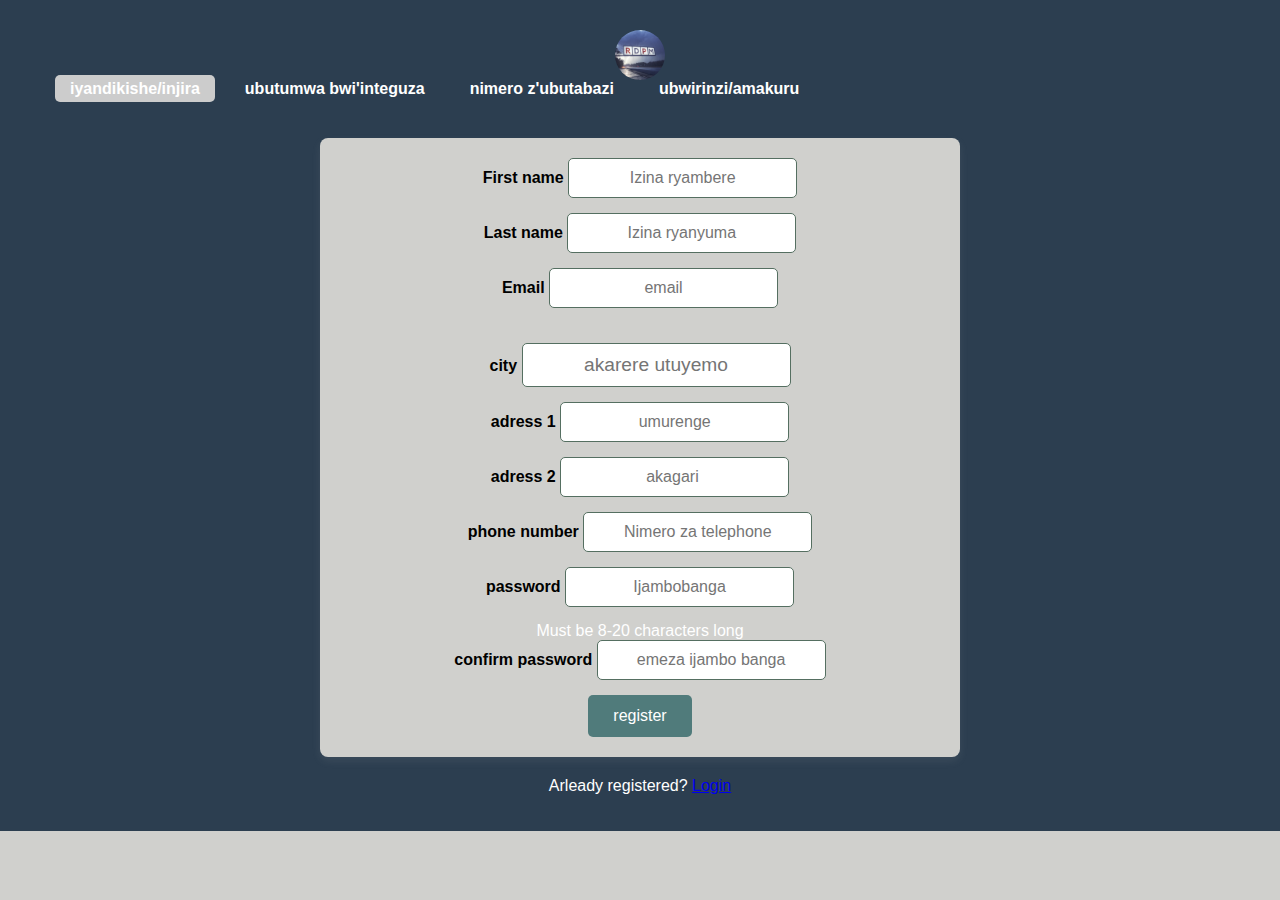
<file: index.html>
<html lang="en">

<head>
    <meta charset="UTF-8">
    <meta name="viewport" content="width=device-width, initial-scale=1.0">
    <title>Document</title>
    <link href="https://cdn.jsdelivr.net/npm/bootstrap@5.0.2/dist/css/bootstrap.min.css" rel="stylesheet"
        integrity="sha384-EVSTQN3/azprG1Anm3QDgpJLIm9Nao0Yz1ztcQTwFspd3yD65VohhpuuCOmLASjC" crossorigin="anonymous">
<link rel="stylesheet" href="css/index.css">
    </head>

<body>
    <header>
            <nav class="d-flex justify-content-between">
                <a href="index.html" title="Homepage">
                    <img src="images/logo1.jpg" class="logo" alt="RDPM" />
                </a>
                <ul class="nav justify-content-end">
                    <li class="nav-item">
                        <a class="nav-link disabled" href="/" title="Homepage">iyandikishe/injira</a>
                    </li>
                    <li class="nav-item">
                        <a class="nav-link active" href="disasterAlerts.html" title="About Carine">ubutumwa bwi'integuza</a>
                    </li>
                    <li class="nav-item">
                        <a class="nav-link active" href="emergencyContacts.html" title="Carine's work">nimero z'ubutabazi</a>
                    </li>
                    <li class="nav-item active">
                        <a class="nav-link active" href="safety.html" title="safety tips and newa">ubwirinzi/amakuru </a>
                    </li>
                </ul>
            </nav>
        <div>
            <form class="raw g-3" method="post" action="/api/register" id="form" onsubmit="event.preventDefault(); registration();">
                <div class="col-md-12">
                    <label for="name" class="form-label">First name</label>
                    <input type="text" id="first_name" class="form-control" name="first_name" placeholder="Izina ryambere"
                        required>
                </div>
                <div class="col-md-12">
                    <label for="name" class="form-label">Last name</label>
                    <input type="text" id="last_name" name="last_name" class="form-control" placeholder="Izina ryanyuma"
                        required>
                </div>
                <div class="col-md-12">
                    <label for="email" class="form-label">Email</label>
                    <input type="email" id="email" class="form-control" name="email" placeholder="email" required>
                </div>
                <div class="col-md-12">
                    <label for="location" class="form-label">city</label>
                    <input type="text" id="location" class="form-control" name="location" placeholder="akarere utuyemo" required>
                </div>
                <div class="col-md-12">
                    <label for="location1" class="form-label">adress 1</label>
                    <input type="text" id="location1" class="form-control" name="location1" placeholder="umurenge"
                        required>
                </div>
                <div class="col-md-12">
                    <label for="location2" class="form-label">adress 2</label>
                    <input type="text" id="location2" class="form-control" name="location2" placeholder="akagari "
                        required>
                </div>
                <div class="col-md-12">
                    <label for="Phonenumber" class="form-label">phone number</label>
                <input type="tel" id="Phonenumber" class="form-control" name="Phone_Number" placeholder="Nimero za telephone" required>

                </div>
                <div class="col-md-12">
                    <label for="password" class="form-label">password</label>
                    <input type="password" id="password" class="form-control" class="form-control" name="password"
                        placeholder="Ijambobanga" required>
                </div>
                <div class="col-md-12">
                    <span class="form-text">Must be 8-20 characters long</span>
                </div>
                <div class="col-md-12">
                    <label for="confirmPassword" class="form-label">confirm password</label>
                    <input type="text" id="confirmPassword" class="form-control" name="confirm_password" placeholder="emeza ijambo banga"
                        required>

                </div>
                <div class="col-md-12">
                    <input type="submit" class="btn btn-primary" value="register" onclick="registration()" id="registerBtn"> </div>
            </form>
        </div>
        <p>Arleady registered? <a href="login.html">Login</a></p>
    </header>
    <script src="registration.js"></script>
</body>

</html>
</file>
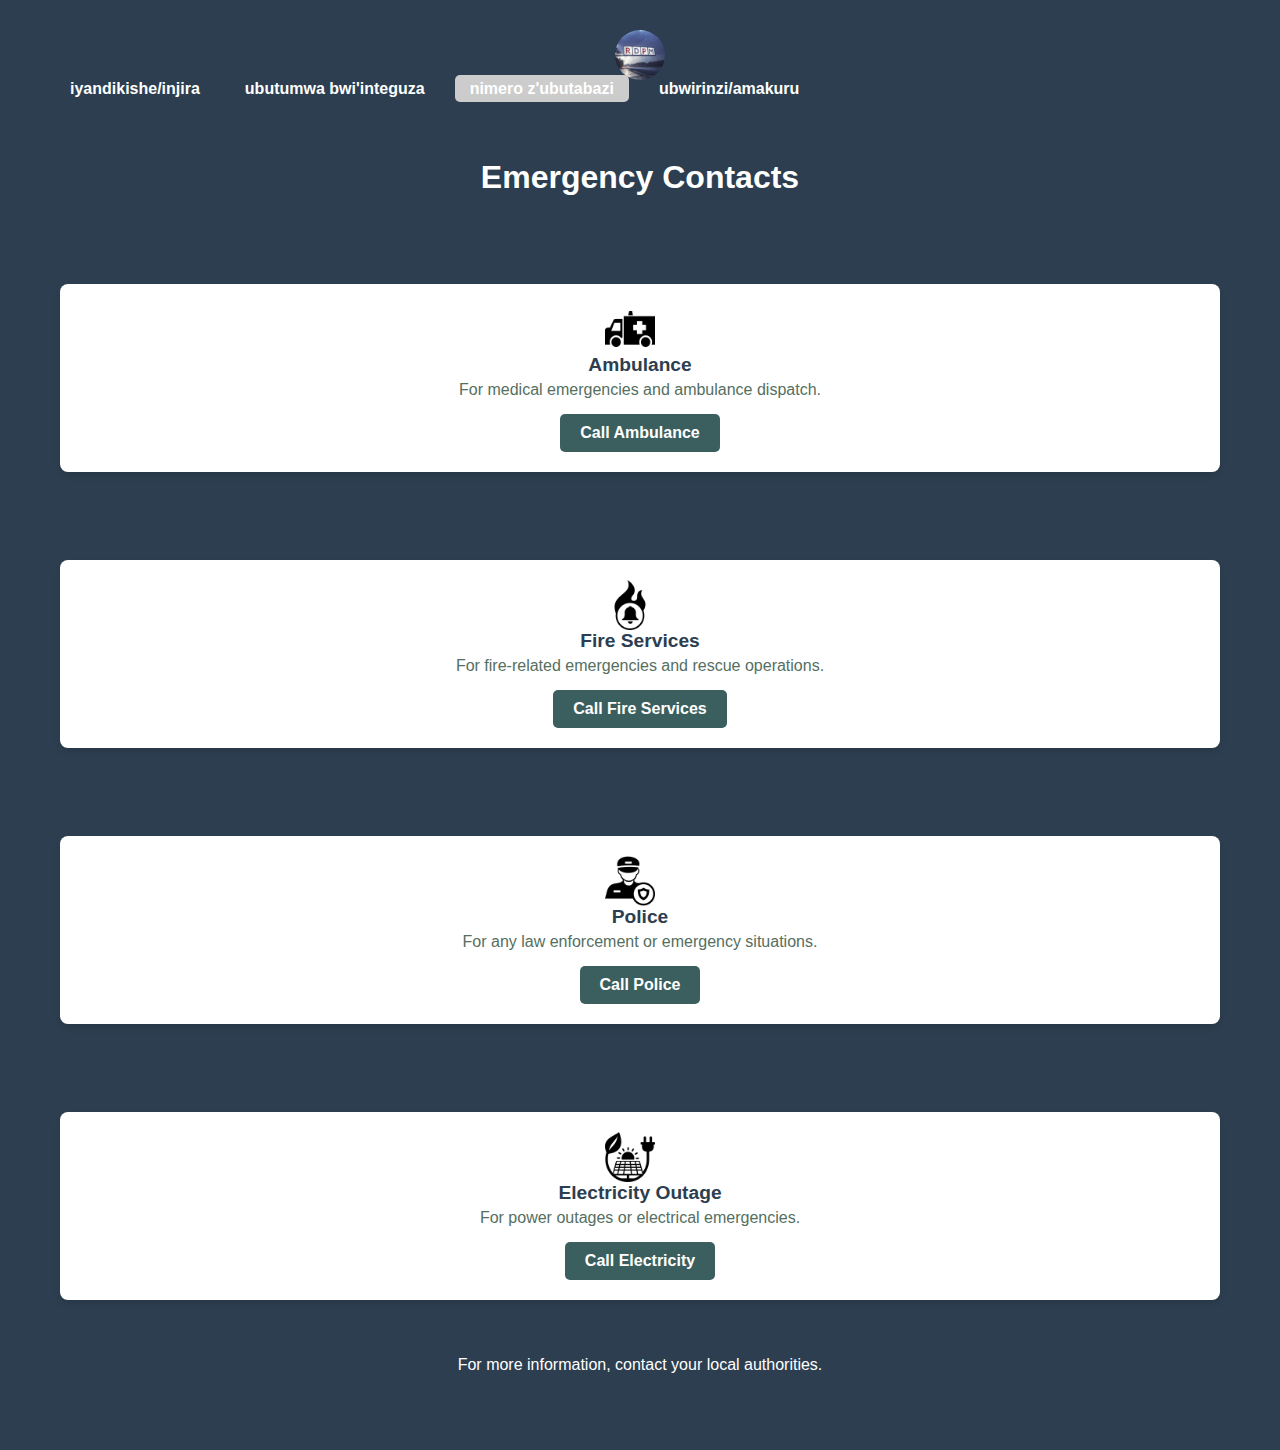
<file: emergencyContacts.html>
<!DOCTYPE html>
<html lang="en">

<head>
    <meta charset="UTF-8">
    <meta name="viewport" content="width=device-width, initial-scale=1.0">
    <title>Emergency Contacts</title>
    <link rel="stylesheet" href="css/index.css">
    <link href="https://cdn.jsdelivr.net/npm/bootstrap@5.0.2/dist/css/bootstrap.min.css" rel="stylesheet"
        integrity="sha384-EVSTQN3/azprG1Anm3QDgpJLIm9Nao0Yz1ztcQTwFspd3yD65VohhpuuCOmLASjC" crossorigin="anonymous">
</head>

<body >
    <header>
    <nav class="d-flex justify-content-between">
    <a href="emergencyContacts.html" title="Homepage">
        <img src="images/logo1.jpg" class="logo" alt="RDPM" />
    </a>
        <ul class="nav justify-content-end">
            <li class="nav-item">
                <a class="nav-link active" href="registration.html" title="registartion">iyandikishe/injira</a>
            </li>
            <li class="nav-item">
                <a class="nav-link active" href="disasterAlerts.html" title="weather data">ubutumwa bwi'integuza</a>
            </li>
            <li class="nav-item">
                <a class="nav-link disabled" href="/" title="emergencies">nimero z'ubutabazi</a>
            </li>
            <li class="nav-item">
                <a class="nav-link active" href="safety.html" title="safety ">ubwirinzi/amakuru </a>
            </li>
        </ul>
    </nav>
    <header>
        <h1>Emergency Contacts</h1>
       <!-- <p>Quick access to critical services during emergencies.</p>
    </header>

    <section class="search-bar">
        <input type="text" placeholder="Search emergency contacts..." id="search">
    </section>
    -->

    <section class="categories" >
        <h2>Medical Emergencies</h2>
        <div class="contact-card">
            <img src="images/ambulance-icon.png" alt="Medical Icon">
            <div class="contact-details">
                <h3>Ambulance</h3>
                <p>For medical emergencies and ambulance dispatch.</p>
                <a href="tel:112" class="contact-button">Call Ambulance</a>
            </div>
        </div>

        <h2>Fire & Rescue</h2>
        <div class="contact-card">
            <img src="images/fire-alarm-icon.png" alt="Fire Icon">
            <div class="contact-details">
                <h3>Fire Services</h3>
                <p>For fire-related emergencies and rescue operations.</p>
                <a href="tel:112" class="contact-button">Call Fire Services</a>
            </div>
        </div>

        <h2>Police</h2>
        <div class="contact-card">
            <img src="images/services-security-icon.png" alt="Police Icon">
            <div class="contact-details">
                <h3>Police</h3>
                <p>For any law enforcement or emergency situations.</p>
                <a href="tel:112" class="contact-button">Call Police</a>
            </div>
        </div>

        <h2>Utilities</h2>
        <div class="contact-card">
            <img src="images/renewable-energy-solar-icon.png" alt="Electricity Icon">
            <div class="contact-details">
                <h3>Electricity Outage</h3>
                <p>For power outages or electrical emergencies.</p>
                <a href="tel:0788387000" class="contact-button">Call Electricity</a>
            </div>
        </div>
    </section>

    <footer>
        <p>For more information, contact your local authorities.</p>
    </footer>
    </header>
</body>

</html>
</file>
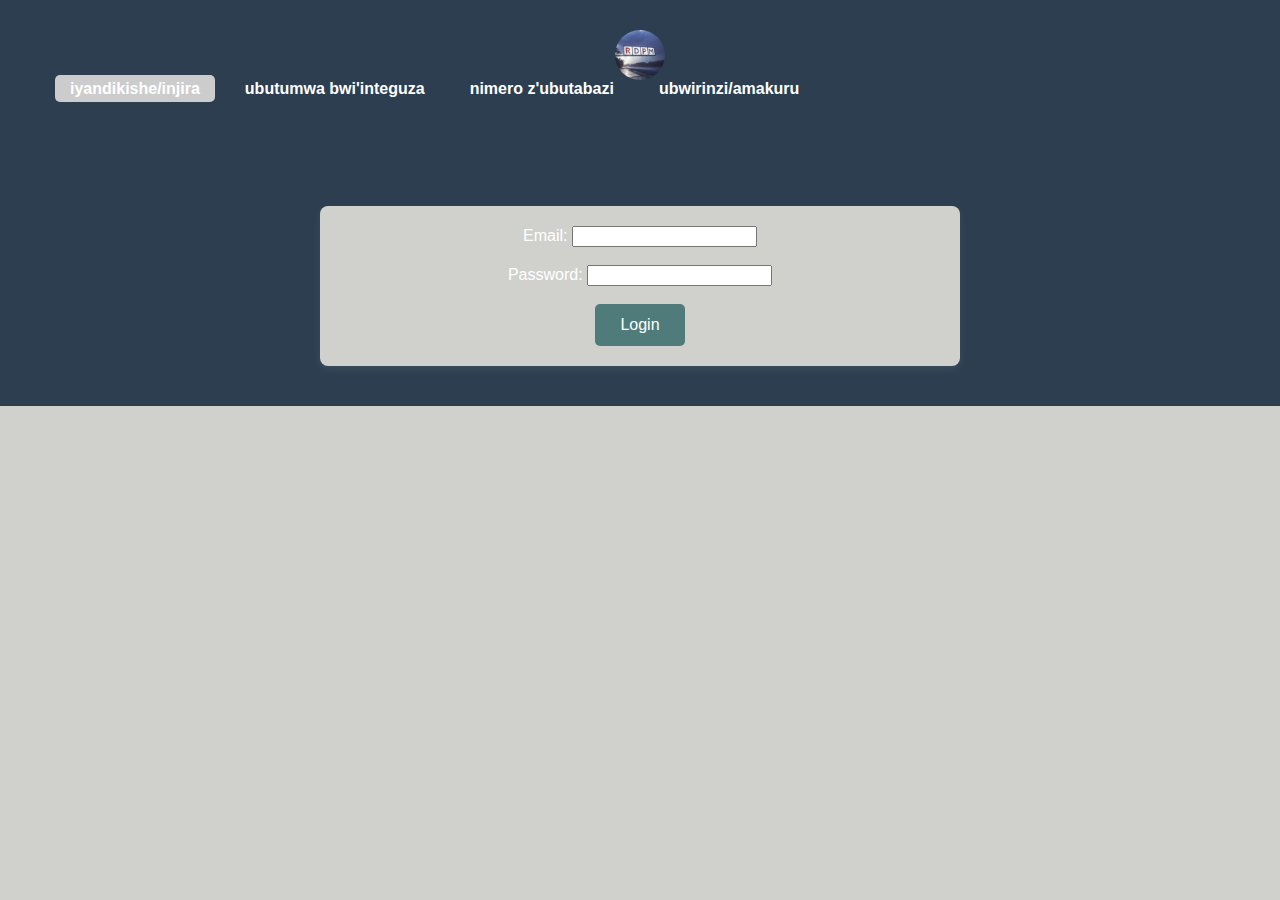
<file: login.html>
<!DOCTYPE html>
<html lang="en">
<head>
    <meta charset="UTF-8">
    <meta name="viewport" content="width=device-width, initial-scale=1.0">
    <title>Document</title>
    <link href="https://cdn.jsdelivr.net/npm/bootstrap@5.0.2/dist/css/bootstrap.min.css" rel="stylesheet"
        integrity="sha384-EVSTQN3/azprG1Anm3QDgpJLIm9Nao0Yz1ztcQTwFspd3yD65VohhpuuCOmLASjC" crossorigin="anonymous">
    <link rel="stylesheet" href="css/index.css">
</head>
<body>
    <header>
        <nav class="d-flex justify-content-between">
            <a href="registration.html" title="Homepage">
                <img src="images/logo1.jpg" class="logo" alt="RDPM" />
            </a>
            <ul class="nav justify-content-end">
                <li class="nav-item">
                    <a class="nav-link disabled" href="index.html" title="Homepage">iyandikishe/injira</a>
                </li>
                <li class="nav-item">
                    <a class="nav-link active" href="disasterAlerts.html" title="About Carine">ubutumwa bwi'integuza</a>
                </li>
                <li class="nav-item">
                    <a class="nav-link active" href="emergencyContacts.html" title="Carine's work">nimero z'ubutabazi</a>
                </li>
                <li class="nav-item active">
                    <a class="nav-link active" href="safety.html" title="safety tips and newa">ubwirinzi/amakuru </a>
                </li>
            </ul>
        </nav>
<h2>Login</h2>
<form onsubmit="event.preventDefault(); login();">
    <label for="email">Email:</label>
    <input type="email" id="email" name="email" required><br><br>

    <label for="password">Password:</label>
    <input type="password" id="password" name="password" required><br><br>

    <button type="submit" class="btn btn-primary" value="login" onclick="login()" id="loginBtn">Login</button>
</form>
</header>
<script src="registration.js"></script>
</body>
</html>
</file>
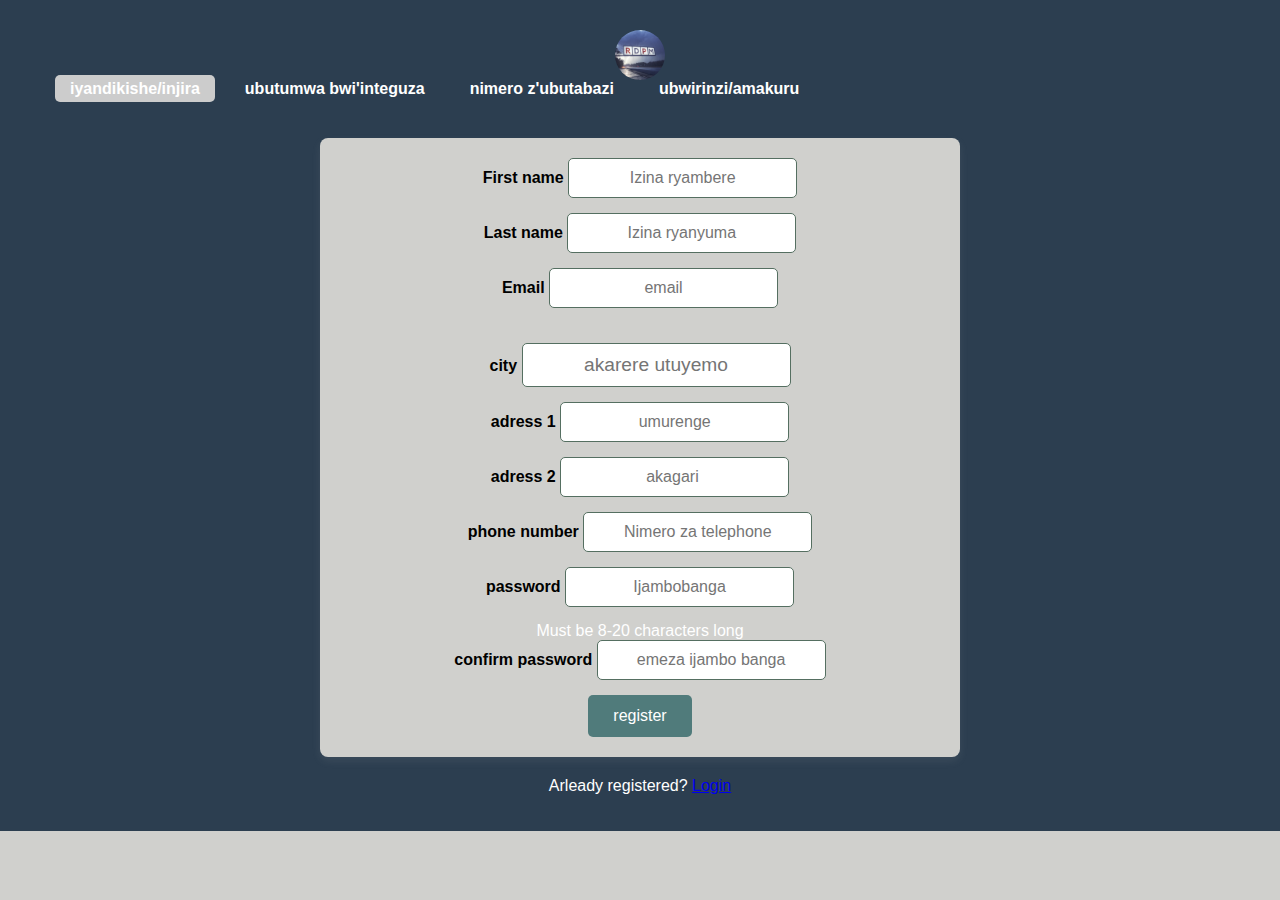
<file: registration.html>
<html lang="en">

<head>
    <meta charset="UTF-8">
    <meta name="viewport" content="width=device-width, initial-scale=1.0">
    <title>Document</title>
    <link href="https://cdn.jsdelivr.net/npm/bootstrap@5.0.2/dist/css/bootstrap.min.css" rel="stylesheet"
        integrity="sha384-EVSTQN3/azprG1Anm3QDgpJLIm9Nao0Yz1ztcQTwFspd3yD65VohhpuuCOmLASjC" crossorigin="anonymous">
<link rel="stylesheet" href="css/index.css">
    </head>

<body>
    <header>
            <nav class="d-flex justify-content-between">
                <a href="registration.html" title="Homepage">
                    <img src="images/logo1.jpg" class="logo" alt="RDPM" />
                </a>
                <ul class="nav justify-content-end">
                    <li class="nav-item">
                        <a class="nav-link disabled" href="/" title="Homepage">iyandikishe/injira</a>
                    </li>
                    <li class="nav-item">
                        <a class="nav-link active" href="disasterAlerts.html" title="About Carine">ubutumwa bwi'integuza</a>
                    </li>
                    <li class="nav-item">
                        <a class="nav-link active" href="emergencyContacts.html" title="Carine's work">nimero z'ubutabazi</a>
                    </li>
                    <li class="nav-item active">
                        <a class="nav-link active" href="safety.html" title="safety tips and newa">ubwirinzi/amakuru </a>
                    </li>
                </ul>
            </nav>
        <div>
            <form class="raw g-3" method="post" action="/api/register" id="form" onsubmit="event.preventDefault(); registration();">
                <div class="col-md-12">
                    <label for="name" class="form-label">First name</label>
                    <input type="text" id="first_name" class="form-control" name="first_name" placeholder="Izina ryambere"
                        required>
                </div>
                <div class="col-md-12">
                    <label for="name" class="form-label">Last name</label>
                    <input type="text" id="last_name" name="last_name" class="form-control" placeholder="Izina ryanyuma"
                        required>
                </div>
                <div class="col-md-12">
                    <label for="email" class="form-label">Email</label>
                    <input type="email" id="email" class="form-control" name="email" placeholder="email" required>
                </div>
                <div class="col-md-12">
                    <label for="location" class="form-label">city</label>
                    <input type="text" id="location" class="form-control" name="location" placeholder="akarere utuyemo" required>
                </div>
                <div class="col-md-12">
                    <label for="location1" class="form-label">adress 1</label>
                    <input type="text" id="location1" class="form-control" name="location1" placeholder="umurenge"
                        required>
                </div>
                <div class="col-md-12">
                    <label for="location2" class="form-label">adress 2</label>
                    <input type="text" id="location2" class="form-control" name="location2" placeholder="akagari "
                        required>
                </div>
                <div class="col-md-12">
                    <label for="Phonenumber" class="form-label">phone number</label>
                <input type="tel" id="Phonenumber" class="form-control" name="Phone_Number" placeholder="Nimero za telephone" required>

                </div>
                <div class="col-md-12">
                    <label for="password" class="form-label">password</label>
                    <input type="password" id="password" class="form-control" class="form-control" name="password"
                        placeholder="Ijambobanga" required>
                </div>
                <div class="col-md-12">
                    <span class="form-text">Must be 8-20 characters long</span>
                </div>
                <div class="col-md-12">
                    <label for="confirmPassword" class="form-label">confirm password</label>
                    <input type="text" id="confirmPassword" class="form-control" name="confirm_password" placeholder="emeza ijambo banga"
                        required>

                </div>
                <div class="col-md-12">
                    <input type="submit" class="btn btn-primary" value="register" onclick="registration()" id="registerBtn"> </div>
            </form>
        </div>
        <p>Arleady registered? <a href="login.html">Login</a></p>
    </header>
    <script src="registration.js"></script>
</body>

</html>
</file>
<file: css/index.css>
/*common*/
body {
    font-family: Arial, sans-serif;
    background-color: rgb(208, 208, 205);
    margin: 0;
    padding: 0;
    text-align: center;
}

nav {
    background-color: #2C3E50;
    padding: 10px 20px;
}

nav .logo {
    max-height: 50px;
}

nav ul {
    display: flex;
    list-style-type: none;
    padding: 0;
    margin: 0;
}

nav ul .nav-item {
    margin-left: 15px;
}

nav ul .nav-link {
    color: white;
    text-decoration: none;
    font-weight: bold;
    padding: 5px 15px;
    border-radius: 5px;
}

nav ul .nav-link:hover {
    background-color: #3B5F5F;
    transition: background-color 0.3s ease;
}

nav ul .nav-link.disabled {
    background-color: #ccc;
    cursor: not-allowed;
}
/* registration */
form {
    max-width: 600px;
    margin: 20px auto;
    padding: 30px;
    background-color: rgb(208, 208, 205);
    border-radius: 8px;
    box-shadow: 0 4px 8px rgba(199, 197, 197, 0.1);
}

form .form-label {
    font-size: 1rem;
    font-weight: bold;
    color: #000000;
}

form .form-control {
    margin-bottom: 15px;
    padding: 10px;
    border-radius: 5px;
    border: 1px solid #556F61;
    font-size: 1rem;
    text-align: center;
}

form .form-control:focus {
    border-color:#2C3E50;
    outline: none;
}

form .btn {
    background-color: #507b7b;
    color: white;
    padding: 12px 25px;
    font-size: 1rem;
    border: none;
    border-radius: 5px;
    cursor: pointer;
}

form .btn:hover {
    background-color: #2B3A42;
}


@media (max-width: 768px) {
    nav {
        flex-direction: column;
        align-items: flex-end;
    }
    
}

nav .nav-item {
    margin-bottom: 10px;
}

form {
    width: 90%;
    padding: 20px;
}

.logo {
    width: 50px;

    height: 50px;
    ;
   
    display: block;
    border-radius: 25px;
    margin: 0 auto;
}
/* disasters */
h2 {
    text-align: center;
    color: #2C3E50;
    margin-top: 40px;
}

#location {
    text-align: center;
    font-size: 1.2rem;
    color: #556F61;
    margin-top: 20px;
}

.location {
    display: block;
    margin: 20px auto;
    padding: 10px 20px;
    background-color: #3B5F5F;
    color: white;
    border: none;
    border-radius: 5px;
    font-size: 1rem;
    cursor: pointer;
    transition: background-color 0.3s ease;
}

.location:hover {
    background-color: #2B3A42;
}

#weather-info {
    margin-top: 30px;
    padding: 20px;
    background-color: white;
    border-radius: 5px;
    box-shadow: 0 4px 6px rgba(0, 0, 0, 0.1);
    max-width: 600px;
    margin: 20px auto;
    text-align: center;
}

#weather-info h3 {
    margin-bottom: 20px;
    color: #2C3E50;
}

#weather-info p {
    font-size: 1.1rem;
    margin: 5px 0;
    color: #556F61;
}


@media (max-width: 768px) {
   

    .location {
        width: 80%;
    }

    #weather-info {
        padding: 15px;
    }

  
    .App {
        margin-left: 350px;
        margin-right: 400px;
        height: 450px;
        text-align: centerSS;
    }

   
    .city {
        width: 500px;
       
    }
    .search {
        width: auto;
       
    }
}

.main {
    text-align: center;
    font-family: 'Segoe UI', Tahoma, Geneva, Verdana, sans-serif;
    margin-top: 40px;
    background-color: rgb(208, 208, 205);
    padding: 20px;}
   


.city {
    color: black;
    background-color: rgb(245, 243, 245);
    padding: 20px;
    width: 100%;
    
    max-width: 500px;
  
    border-radius: 5px;
    border: none;
    margin: 20px auto;
    
}


.search {
    margin-top: 0px;
    font-size: 18px;
    background-color: #3B5F5F;
    color: white;
    border: none;
    padding: 20px;
    line-height: 1;
    border-radius: 5px;
    width: 100%;
   
    max-width: 200px;
    
}

.search:hover {
    color: white;
    background-color: #2B3A42;
}


.App {
    background-color: rgb(208, 208, 205);
    margin: 20px auto;
   
    height: auto;
   
    max-width: 100%;
    
    width: 90%;
    
    padding: 20px;
  
    font-size: 16px;
    font-weight: normal;
    border-radius: 10px;
    box-shadow: 0 30px 50px rgba(65, 50, 100, 0.08);
}


.grid-container {
        max-width: 600px;
            margin: 20px auto;
            padding: 30px;
            background-color: #2B3A42;
            border-radius: 8px;
            box-shadow: 0 4px 8px rgb(208, 208, 205);
   
}


.owner {
    color: #fff;
}

header {
    background-color: #2C3E50;
    padding: 20px 0;
}

.logo {
    width: 50px;
  
    height: 50px;
   
    display: block;
    border-radius: 25px;
    margin: 0 auto;
}

 .content {
     color: #2C3E50;
 }
.weather-forecast {
    display: flex;
    flex-wrap: wrap;
    /* Allows wrapping instead of stacking */
    justify-content: center;
    /* Keeps items centered */
    gap: 5px;
    margin-top: 30px;
    max-width: 100%;
}

/* Each forecast item */
.forecast-item {
    flex: 1 1 calc(100% / 7 - 5px);
    /* Ensures 7 items fit in one row */
    max-width: 120px;
    /* Prevents stretching */
    text-align: center;
    background: lightblue;
    padding: 10px;
    border-radius: 5px;
}

/* Forecast date */
.forecast-date {
    color: #f65282;
    font-size: 16px;
    line-height: 20px;
    margin-bottom: 5px;
}

/* Forecast icon */
.forecast-icon {
    width: 70px;
    height: 70px;
    display: block;
    margin: 0 auto;
}

/* Temperature styling */
.forecast-temps {
    text-align: center;
    color: #f65282;
    margin-top: 5px;
    display: flex;
    justify-content: center;
}

.forecast-temp {
    padding: 0 5px;
    margin-bottom: 10px;
}

/* 🔹 Responsive Adjustments */
@media (max-width: 768px) {
    .forecast-item {
        flex: 1 1 calc(100% / 4 - 5px);
        /* 4 items per row on tablets */
    }
}

@media (max-width: 480px) {
    .forecast-item {
        flex: 1 1 calc(100% / 3 - 5px);
        /* 3 items per row on smaller screens */
    }
}

@media (max-width: 360px) {
    .forecast-item {
        flex: 1 1 calc(100% / 2 - 5px);
        /* 2 items per row on very small screens */
    }
}


/* emergencies */
header {
    background-color: #2C3E50;
    color: white;
    padding: 20px;
    text-align: center;
}

.search-bar {
    padding: 10px;
    text-align: center;
}

.search-bar input {
    padding: 8px;
    width: 80%;
    max-width: 400px;
    border: 1px solid #556F61;
    border-radius: 5px;
}

.categories {
    margin: 20px;
}

.contact-card {
    background-color: white;
    border-radius: 8px;
    margin-bottom: 15px;
    padding: 20px;
    display: flex;
    align-items: center;
    box-shadow: 0 4px 6px rgba(0, 0, 0, 0.1);
}

.contact-card img {
    width: 50px;
    height: 50px;
    margin-right: 20px;
}

.contact-details h3 {
    margin: 0;
    font-size: 1.2em;
    color: #2C3E50;
}

.contact-details p {
    margin: 5px 0;
    color: #556F61;
}

.contact-button {
    margin-top: 10px;
    display: inline-block;
    background-color: #3B5F5F;
    color: white;
    padding: 10px 20px;
    text-decoration: none;
    border-radius: 5px;
    font-weight: bold;
}

.contact-button:hover {
    background-color: #2B3A42;
}

footer {
    text-align: center;
    padding: 20px;
    background-color: #2C3E50;
    color: white;

}

.contact-card {
    display: flex;
    flex-direction: column;
    align-items: center;
    margin: 0 auto;
}

/*safety tips and news */

/* Container for the videos */
#video-container {
    display: flex;
    flex-wrap: wrap;
    gap: 20px;
    justify-content: center;
    padding: 20px;
}

/* Style for each video item */
.video {
    background-color: #f9f9f9;
    border-radius: 8px;
    box-shadow: 0 2px 10px rgba(0, 0, 0, 0.1);
    overflow: hidden;
    width: 100%;
    max-width: 600px;
    text-align: center;
    margin: 10px;
    padding: 10px;
}

/* Video title */
.video h3 {
    font-size: 1.2rem;
    margin: 10px 0;
}

.video h3 a {
    text-decoration: none;
    color: #0073e6;
}

.video h3 a:hover {
    text-decoration: underline;
}

/* Video description */
.video p {
    font-size: 0.9rem;
    color: #555;
    margin-bottom: 10px;
}

/* Style for the embedded video iframe */
.video iframe {
    border: none;
    width: 100%;
    height: 315px;
    border-radius: 8px;
    margin-top: 10px;
}

/* Responsive design */
@media screen and (max-width: 768px) {
    .video iframe {
        height: 200px;
        /* Adjust iframe height for smaller screens */
    }
}
.word{
        color: black;
        background-color: rgb(245, 243, 245);
        padding: 20px;
        width: 100%;
        font-size: 18px;
        max-width: 400px;
        line-height: 1;
        width: 100%;

        border-radius: 5px;
        border: none;
        margin: 20px auto;

    }
</file>
